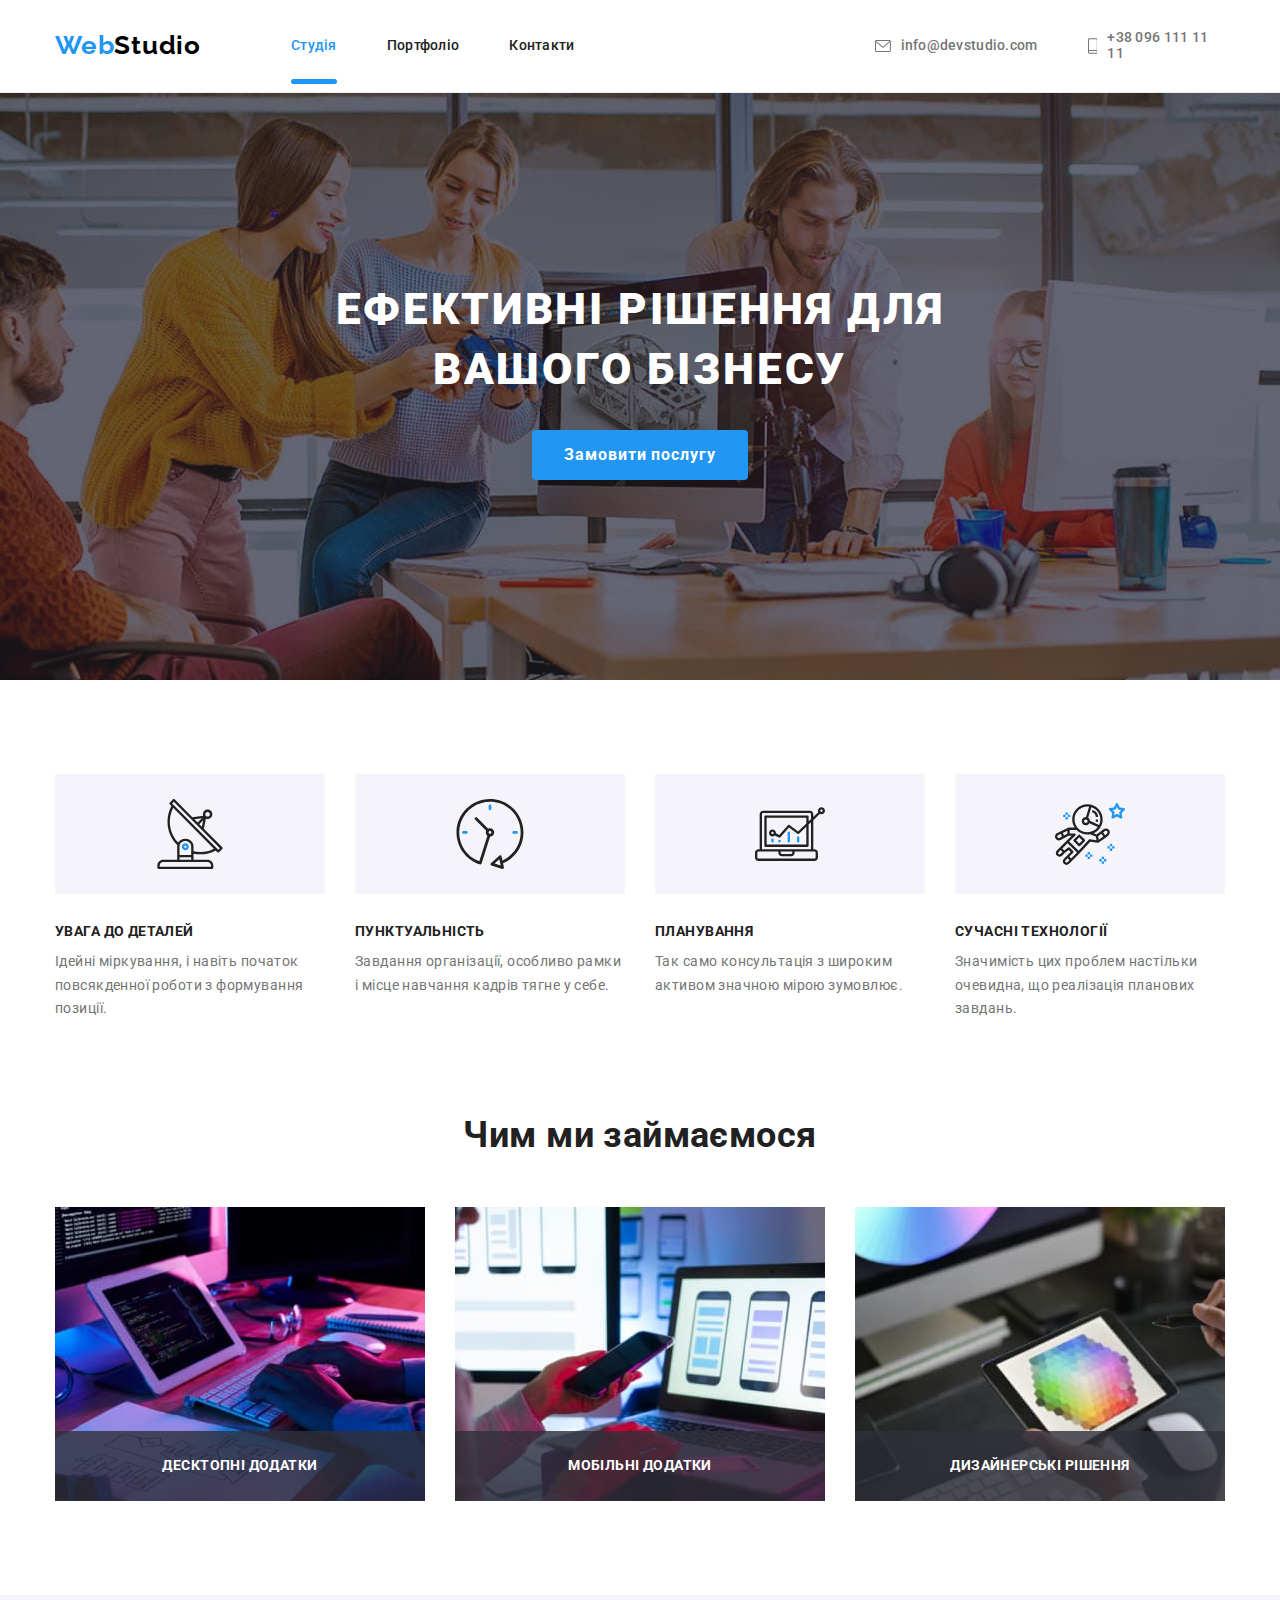
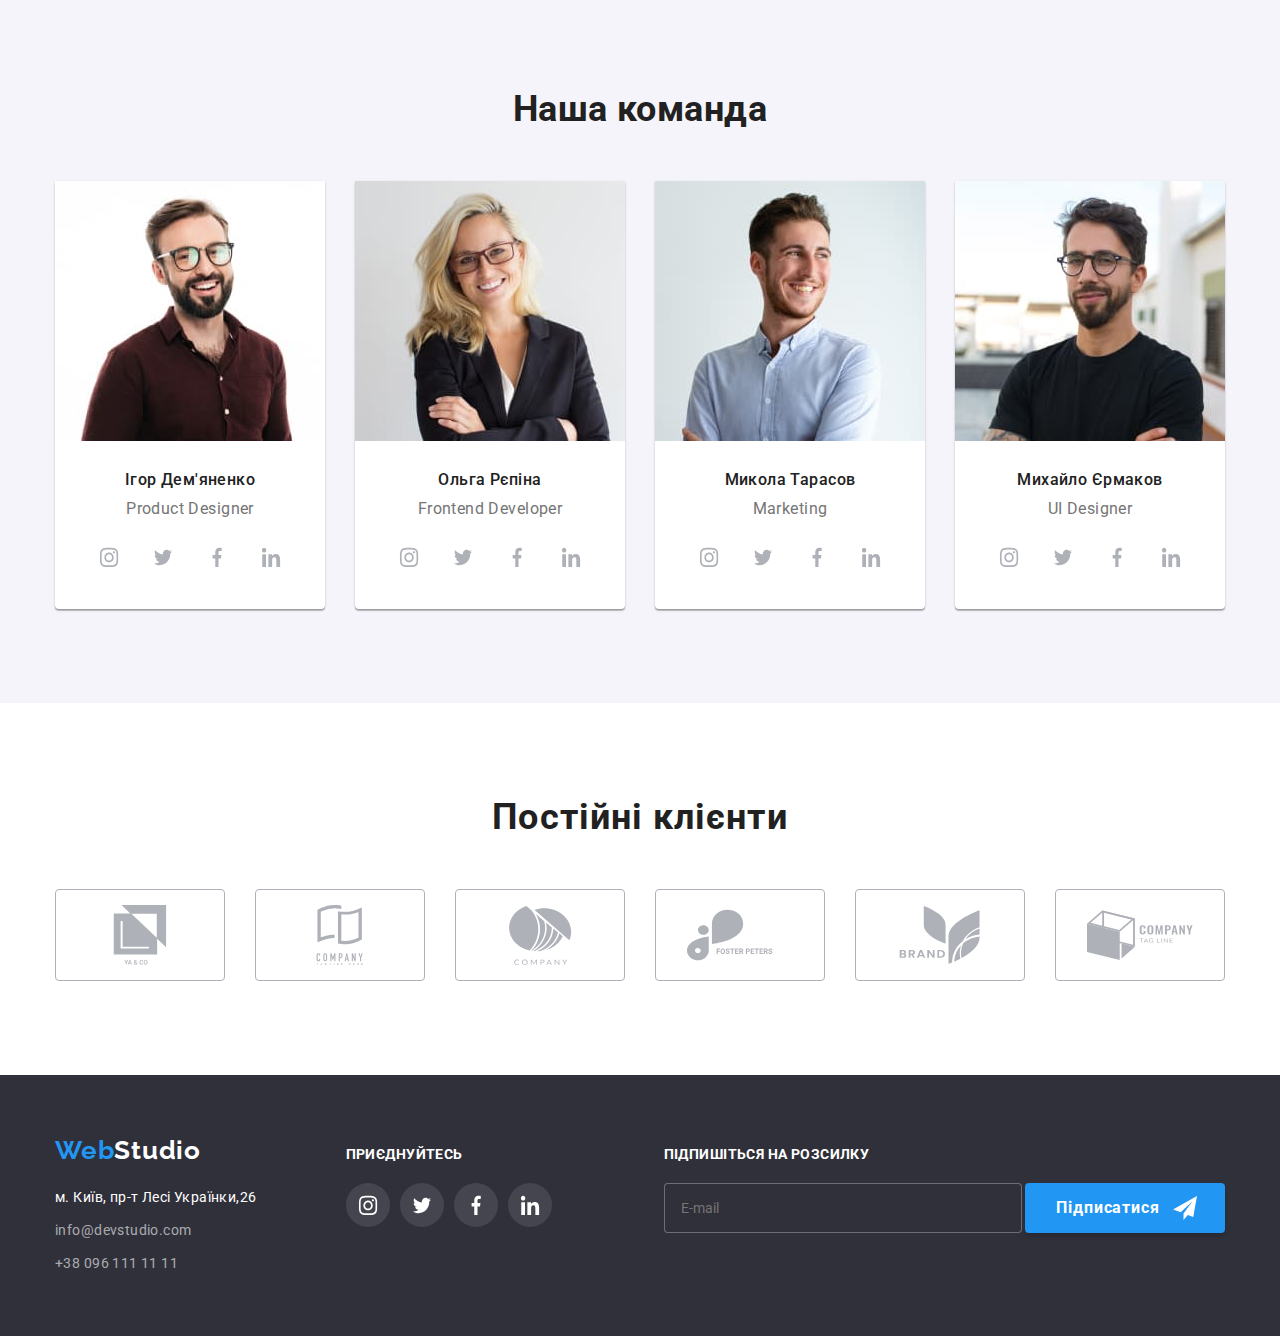
<file: index.html>
<!DOCTYPE html>
<html lang="uk">
<head>
    <meta charset="UTF-8">
    <meta http-equiv="X-UA-Compatible" content="IE=edge">
    <meta name="viewport" content=" width=device-width, initial-scale=1.0" >
    <title>hw-08</title>
    <link rel="preconnect" href="https://fonts.googleapis.com">
    <link rel="preconnect" href="https://fonts.gstatic.com" crossorigin>
    <link href="https://fonts.googleapis.com/css2?family=Raleway:wght@700&family=Roboto:wght@400;500;700;900&display=swap"
        rel="stylesheet">
    <link rel="stylesheet" href="https://cdnjs.cloudflare.com/ajax/libs/modern-normalize/1.1.0/modern-normalize.min.css">
     <link rel="stylesheet" href="./css/main.min.css">
</head>
<body>
    <!-- heder--> 
    <header class="header">
        <div class="header-box conteiner">
            <a href="..." class="logo logo-height link"><span class="logo-blue">Web</span><span class="logo-black">Studio</span></a>
            
            <button type="button" class="menu-toggle js-open-menu" aria-expanded="false" >
                <svg width="40" height="40" aria-label="перемикач мобільного меню">
                    <use class="nav-menu" href="./images/symbol-defs.svg#icon-menu_40px"> </use>
                </svg>
           

            </button>
           
            <div class="menu-container js-menu-container" id="nav" >

                <button type="button" class="menu-close js-close-menu">
                    <svg width="20" height="20">
                        <use class="nav-cross" href="./images/symbol-defs.svg#icon-Vector-1"></use>
                    </svg>
                </button>
               
                <nav>
                    <ul class="nav list">
                        <li class="item"><a href="." class="link current link-header">Студія</a></li>
                        <li class="item"><a href="./portfolio.html" class="link link-header">Портфоліо</a></li>
                        <li class="item"><a href="..." class="link link-header">Контакти</a></li>
                    </ul>
                </nav>
                
                <ul class="contakt list">
                    <li class="contakt-item "><a href="info@devstudio.com" class="heder-contact link-header link contakt-meil"> <svg class="meil-icon"
                                width="16px" height="12px">
                                <use href="./images/symbol-defs.svg#icon-envelope-hover">
                
                                </use>
                            </svg> info@devstudio.com</a></li>
                    <li class="contakt-item"><a href="tel:to+380961111111" class="heder-contact link-header link contakt-tel"> <svg class="tel-icon"
                                width="10px" height="16px">
                                <use href="./images/symbol-defs.svg#icon-Vector">
                
                                </use>
                            </svg> +38 096 111 11 11</a></li>
                       
                </ul>
                
                    <ul class="networks list">
                        <li class="networks__item"> <a href="" aria-label="посилання на Instagram" class="link networks__link">Instagram</a></li>
                        <li class="networks__item"> <a href="" aria-label="посилання на Twitter" class="link networks__link">Twitter</a></li>
                        <li class="networks__item"> <a href="" aria-label="посилання на Facebook" class="link networks__link">Facebook</a></li>
                        <li class="networks__item"> <a href="" aria-label="посилання на LinkedIn" class="link networks__link"></a>LinkedIn</li>
                    </ul>
                
            </div>
            
        </div>  
    </header>
    <!--унікальний контент-->
    <main>
        <!-- hero -->
        <section class="hero section ">
           <div class="conteiner">
             <h1 class="hero__title">Ефективні рішення для вашого бізнесу</h1>
            <button class="hero__button" data-modal-open>Замовити послугу</button>
           </div>
        </section>
        <!-- section -->
                <section class="section">
                    <div class="conteiner">
                        <h2 class="visually-hidden ">Критерії</h2>
                     <ul class="list box">
                        <li class="section-item">
                            <div class="laine-div">
                                <svg class="laine-icon" width="70px" height="70px"> 
                                    <use href="./images/symbol-defs.svg#icon-antenna-1" >

                                    </use>
                                </svg>
                            </div>
                            <h3 class="section-title">УВАГА ДО ДЕТАЛЕЙ</h3>
                            <p class="section-text">Ідейні міркування, і навіть початок повсякденної роботи з формування позиції.
                            </p>
                        </li>
                        <li class="section-item">
                            <div class="laine-div">
                                <svg class="laine-icon" width="70px" height="70px"> 
                                    <use href="./images/symbol-defs.svg#icon-clock-1" >

                                    </use>
                                </svg>
                            </div>
                            <h3 class="section-title">ПУНКТУАЛЬНІСТЬ</h3>
                            <p class="section-text">Завдання організації, особливо рамки і місце навчання кадрів тягне у себе.</p>
                        </li>
                        <li class="section-item">
                            <div class="laine-div">
                                <svg class="laine-icon" width="70px" height="70px"> 
                                    <use href="./images/symbol-defs.svg#icon-diagram-1" >

                                    </use>
                                </svg>
                            </div>
                            <h3 class="section-title">ПЛАНУВАННЯ</h3>
                            <p class="section-text">Так само консультація з широким активом значною мірою зумовлює.</p>
                        </li>
                        <li class="section-item">
                            <div class="laine-div">
                                <svg class="laine-icon" width="70px" height="70px"> 
                                    <use href="./images/symbol-defs.svg#icon-astronaut-1" >

                                    </use>
                                </svg>
                            </div>
                            <h3 class="section-title">СУЧАСНІ ТЕХНОЛОГІЇ</h3>
                            <p class="section-text">Значимість цих проблем настільки очевидна, що реалізація планових завдань.</p>
                        </li>
                    </ul>
                </div>
                </section>
        <!-- work -->
        <section class="section work work-padding">
            <div class="conteiner">
                <h2 class="work__title">Чим ми займаємося</h2>
                <ul class="list work__box">
                    <li class="work__item">
                        <div class="thumb__work">
                            <img srcset="images/box1.jpg 1x, images/desktop_app2x.jpg 2x" src="images/box1.jpg" width="370" alt="праця за комп'ютером">
                            <div class="work__text">
                                <p class="work__desc">Десктопні додатки</p>
                            </div>
                            
                        </div>
                       </li>
                    <li class="work__item">
                        <div class="thumb__work">
                            <img srcset="images/img.jpg 1x, images/mobile_app2x.jpg 2x" src="images/img.jpg" width="370" alt="робота за комп'ютером людина тримає в руках телефон і сидить за комп'ютером">
                            <div class="work__text">
                                <p class="work__desc">
                                    Мобільні додатки
                                </p>
                            </div>
                        </div>
                        </li>
                    <li class="work__item">
                        <div class="thumb__work">
                        <img srcset="images/img(1).jpg 1x, images/design_solutions2x.jpg 2x" src="images/img(1).jpg" width="370" alt="планшет в руках">
                        <div class="work__text">
                        <p class="work__desc">Дизайнерські рішення</p>   
                        </div>
                        </div>
                       </li>
                </ul>
            </div>
        </section>
        <!-- team -->
        <section class="section team">
            <div class="conteiner">
                <h2 class="team-title">Наша команда</h2>
                <ul class="list team-box">
                    <li class="team-items team-shadow">
                       <picture>
                            <source srcset="./images/igor-450.jpg 1x, ./images/igor2x-900.jpg 2x"
                                media="(max-width:767px)" type="image/jpeg" >
                            <source
                             srcset="./images/igor_tablet-354.jpg 1x, ./images/igor_tablet2x-708.jpg 2x"
                             media="(max-width:1199px)" type="image/jpeg">
                            <source srcset="./images/igor_desktop-270.jpg 1x, ./images/igor_desktop2x-540.jpg 2x" 
                            media="(min-width:1200px)"
                                type="image/jpeg" >
                            <img src="images/igor-450.jpg" alt="чоловік у коричневій сорочці">
                            
                        </picture>
                        
                        
                        <div class="team-list">
                            <h3 class="subtitle-team">Ігор Дем'яненко</h3>
                            <p class="subtitle-text">Product Designer</p>

                            <ul class="list team-contakt contakt-box">
                                <li class="team-item"><a href="" aria-label="посилання на instagram" class="link link-icon">
                                        <svg class="icon-team" width="20px" height="20px">
                                            <use href="./images/symbol-defs.svg#icon-instagram-2"></use>
                                        </svg>
                                    </a></li>
                                <li class="team-item"><a href="" aria-label="посилання на twitter" class="link link-icon"><svg class="icon-team"
                                            width="20px" height="20px">
                                            <use href="./images/symbol-defs.svg#icon-twitter-1">
                            
                                            </use>
                                        </svg></a></li>
                                <li class="team-item"><a href="" aria-label="посилання на instagram" class="link link-icon"> <svg class="icon-team"
                                            width="20px" height="20px">
                                            <use href="./images/symbol-defs.svg#icon-facebook-1">
                            
                                            </use>
                                        </svg> </a></li>
                                <li class="team-item"><a href="" aria-label=" посилання на linkedin" class="link link-icon"> <svg class="icon-team"
                                            width="20px" height="20px">
                                            <use href="./images/symbol-defs.svg#icon-linkedin-1">
                            
                                            </use>
                                        </svg> </a></li>
                            </ul>
                        </div>
                      
                            
                            
                            
                            </li>
                            
                            <li class="team-items team-shadow">

                            <picture>
                                <source srcset="./images/olga-450.jpg 1x, ./images/olga2x-900.jpg 2x" media="(max-width:767px)" type="image/jpeg" >
                                <source srcset="./images/olga_tablet-354.jpg 1x, ./images/olga_tablet2x-708.jpg 2x" media="(max-width:1199px)"
                                    type="image/jpeg" >
                                <source srcset="./images/olga_desktop-270.jpg 1x, ./images/olga_desktop2x-540.jpg 2x" media="(min-width:1200px)"
                                    type="image/jpeg" >
                                <img src="images/olga-450.jpg" alt="жінка синьому піджаку">
                            </picture>

                                <div class="team-list">
                                    <h3 class="subtitle-team">Ольга Рєпіна</h3>
                                    <p class="subtitle-text">Frontend Developer</p>
                                    
                                    <ul class="list team-contakt contakt-box">
                                        <li class="team-item"><a href="" aria-label="посилання на instagram" class="link link-icon">
                                                <svg class="icon-team" width="20px" height="20px">
                                                    <use href="./images/symbol-defs.svg#icon-instagram-2"></use>
                                                </svg>
                                            </a></li>
                                        <li class="team-item"><a href="" aria-label="посилання на twitter" class="link link-icon"><svg
                                                    class="icon-team" width="20px" height="20px">
                                                    <use href="./images/symbol-defs.svg#icon-twitter-1">
                                
                                                    </use>
                                                </svg></a></li>
                                        <li class="team-item"><a href="" aria-label="посилання на instagram" class="link link-icon"> <svg
                                                    class="icon-team" width="20px" height="20px">
                                                    <use href="./images/symbol-defs.svg#icon-facebook-1">
                                
                                                    </use>
                                                </svg> </a></li>
                                        <li class="team-item"><a href="" aria-label=" посилання на linkedin" class="link link-icon"> <svg
                                                    class="icon-team" width="20px" height="20px">
                                                    <use href="./images/symbol-defs.svg#icon-linkedin-1">
                                
                                                    </use>
                                                </svg> </a></li>
                                    </ul>
                                </div>
                                
                            </li>
                            <li class="team-items team-shadow">
                            <picture>
                                <source srcset="./images/mykola-450.jpg 1x, ./images/mykola2x-900.jpg 2x" media="(max-width:767px)" type="image/jpeg" >
                                <source srcset="./images/mykola_tablet-354.jpg 1x, ./images/mykola_tablet2x-708.jpg 2x" media="(max-width:1199px)"
                                    type="image/jpeg" >
                                <source srcset="./images/mykola_desktop-270.jpg 1x, ./images/mykola_desktop2x-540.jpg 2x" media="(min-width:1200px)"
                                    type="image/jpeg" >
                                <img src="images/mykola-450.jpg" alt="усміхнений чоловік в білій сорочці">
                            </picture>
                                <div class="team-list">
                                    <h3 class="subtitle-team">Микола Тарасов</h3>
                                    <p class="subtitle-text">Marketing</p>

                                    <ul class="list team-contakt contakt-box">
                                        <li class="team-item"><a href="" aria-label="посилання на instagram" class="link link-icon">
                                                <svg class="icon-team" width="20px" height="20px">
                                                    <use href="./images/symbol-defs.svg#icon-instagram-2"></use>
                                                </svg>
                                            </a></li>
                                        <li class="team-item"><a href="" aria-label="посилання на twitter" class="link link-icon"><svg
                                                    class="icon-team" width="20px" height="20px">
                                                    <use href="./images/symbol-defs.svg#icon-twitter-1">
                                
                                                    </use>
                                                </svg></a></li>
                                        <li class="team-item"><a href="" aria-label="посилання на instagram" class="link link-icon"><svg
                                                    class="icon-team" width="20px" height="20px">
                                                    <use href="./images/symbol-defs.svg#icon-facebook-1">
                                
                                                    </use>
                                                </svg> </a></li>
                                        <li class="team-item"><a href="" aria-label=" посилання на linkedin" class="link link-icon"><svg
                                                    class="icon-team" width="20px" height="20px">
                                                    <use href="./images/symbol-defs.svg#icon-linkedin-1">
                                
                                                    </use>
                                                </svg> </a></li>
                                    </ul>
                                </div>
                                
                            </li>
                            <li class="team-items team-shadow">
                            <picture>
                                <source srcset="./images/myhailo-450.jpg 1x, ./images/myhailo2x-900.jpg 2x" media="(max-width:767px)"
                                    type="image/jpeg" >
                                <source srcset="./images/myhailo_tablet-354.jpg 1x, ./images/myhailo_tablet2x-708.jpg 2x" media="(max-width:1199px)"
                                    type="image/jpeg" >
                                <source srcset="./images/myhailo_desktop-270.jpg 1x, ./images/myhailo_desktop2x-540.jpg 2x" media="(min-width:1200px)"
                                    type="image/jpeg" >
                                <img src="images/myhailo-450.jpg" alt="чоловік в окулярах і в чорній футболці">
                            </picture>
                                <div class="team-list">
                                    <h3 class="subtitle-team">Михайло Єрмаков</h3>
                                    <p class="subtitle-text">UI Designer</p>

                                    <ul class="list team-contakt contakt-box">
                                        <li class="team-item"><a href="" aria-label="посилання на instagram" class="link link-icon">
                                                <svg class="icon-team" width="20px" height="20px">
                                                    <use href="./images/symbol-defs.svg#icon-instagram-2"></use>
                                                </svg>
                                            </a></li>
                                        <li class="team-item"><a href="" aria-label="посилання на twitter" class="link link-icon"><svg
                                                    class="icon-team" width="20px" height="20px">
                                                    <use href="./images/symbol-defs.svg#icon-twitter-1">
                                
                                                    </use>
                                                </svg></a></li>
                                        <li class="team-item"><a href="" aria-label="посилання на instagram" class="link link-icon"> <svg
                                                    class="icon-team" width="20px" height="20px">
                                                    <use href="./images/symbol-defs.svg#icon-facebook-1">
                                
                                                    </use>
                                                </svg> </a></li>
                                        <li class="team-item"><a href="" aria-label=" посилання на linkedin" class="link link-icon"> <svg
                                                    class="icon-team" width="20px" height="20px">
                                                    <use href="./images/symbol-defs.svg#icon-linkedin-1">
                                
                                                    </use>
                                                </svg> </a></li>
                                    </ul>
                                </div>
                                
                            </li>
                            </ul>
                        
                           
            </div>
        </section>
        <!-- regular customers -->
        <section class=" section">
            <div class="conteiner">
                <h2 class="customers-title">
                    Постійні клієнти
                </h2>
                <ul class="list customers">
                    <li class="customers-items"><a href="" class="customers-link"><svg class="icon-customers" width="106" height="60px">
                                <use href="./images/symbol-defs.svg#icon-group">
                
                                </use>
                            </svg></a></li>
                    <li class="customers-items"><a href="" class="customers-link"><svg class="icon-customers" width="106" height="60px">
                                <use href="./images/symbol-defs.svg#icon-group-1">
                
                                </use>
                            </svg></a></li>
                    <li class="customers-items"><a href="" class="customers-link"><svg class="icon-customers" width="106" height="60px">
                                <use href="./images/symbol-defs.svg#icon-group-2">
                
                                </use>
                            </svg></a></li>
                    <li class="customers-items"><a href="" class="customers-link"><svg class="icon-customers" width="106" height="60px">
                                <use href="./images/symbol-defs.svg#icon-group-3">
                
                                </use>
                            </svg></a></li>
                    <li class="customers-items"><a href="" class="customers-link"><svg class="icon-customers" width="106" height="60px">
                                <use href="./images/symbol-defs.svg#icon-group-4">
                
                                </use>
                            </svg></a></li>
                    <li class="customers-items"><a href="" class="customers-link"><svg class="icon-customers" width="106" height="60px">
                                <use href="./images/symbol-defs.svg#icon-group-5">
                    
                                </use>
                            </svg></a></li>
                
                </ul>
            </div>
           
        </section>
    </main>
    <!--футер -->
  
    <footer class="footer footer-box">
        <div class="conteiner conteiner-box">
            <div class="adress-box">
                <a href="..." class="logo logo-footer link"><span class="logo-blue">Web</span><span
                    class="logo-white">Studio</span></a>
            <address class="address footer">
                <ul class="footer-list list">
                    <li class="footer-items"><a href="м.Київ,пр-тЛесіУкраїнки,26" class="footer link address-link">м. Київ, пр-т Лесі
                            Українки,26</a></li>
                    <li class="footer-items"><a href="info@devstudio.com" class="contact-footer link">info@devstudio.com</a>
                    </li>
                    <li class="tel"><a href="tel:to+380961111111" class="contact-footer link">+38 096 111 11 11</a></li>
                </ul>
            </address>
            </div>
                    
                    
                <div class="list-box">
                    <h3 class="title-icon">приєднуйтесь</h3>
                
                
                
                    <ul class="list list-icons">
                        <li class="item-icon"><a href="" aria-label="посилання на instagram" class="link twitter-link"><svg class="twitter" width="20px"
                                    height="20px">
                                    <use href="./images/symbol-defs.svg#icon-instagram-2">
                
                                    </use>
                                </svg></a></li>
                        <li class="item-icon"><a href="" aria-label="посилання на instagram" class="link twitter-link"><svg class="twitter" width="20px"
                                    height="20px">
                                    <use href="./images/symbol-defs.svg#icon-twitter-1">
                
                                    </use>
                                </svg></a></li>
                        <li class="item-icon"><a href="" aria-label="посилання на fecebook" class="link twitter-link"><svg class="twitter" width="20px"
                                    height="20px">
                                    <use href="./images/symbol-defs.svg#icon-facebook-1">
                
                                    </use>
                                </svg></a></li>
                        <li class="item-icon"><a href="" aria-label="посилання на fecebook" class="link twitter-link"><svg class="twitter" width="20px"
                                    height="20px">
                                    <use href="./images/symbol-defs.svg#icon-linkedin-1">
                
                                    </use>
                                </svg></a></li>
                    </ul>
                    
                </div>
                
            <!-- subscription -->
                
                <div class="subscription">
                <b class="subscription-text">Підпишіться на розсилку</b>
                <form>
                        <input type="email" name="підписка" placeholder="E-mail" class="subscription-emeil">
                    <button type="submit" class="button-subscription">Підписатися
                    <svg class="icon-subscription">
                        <use href="./images/symbol-defs.svg#icon-icon-send">
                        </use>
                    </svg>
                    </button>
                </form>
                    
                   
                    
                </div>
                    
                
            </div>
           
            
        
        
            
    </footer>
    <div class="backdrop is-hidden" data-modal>
        <div class="modal">
            
            <b class="modal-text">Залиште свої дані, ми вам передзвонимо</b>

            <form>

                <label for="name" class="form-label">Ім'я</label>
                <div class="form-box">
                    <input type="text" name="name" id="name" class="form-input">
                    <svg class="name-icon">
                        <use href="./images/symbol-defs.svg#icon-person-black-18dp-1"></use>
                    </svg>
                    
                </div>

                <label for="tel" class="form-label">Телефон</label>
                <div class="form-box">
                    <input type="text" name="tel" id="tel" class="form-input"> 
                    <svg class="telephone-icon">
                        <use href="./images/symbol-defs.svg#icon-phone-black-18dp-1"></use>
                    </svg>
                </div>
                
                <label for="mail" class="form-label">Пошта</label>
                <div class="form-box">
                    <input type="text" name="mail" id="mail"  class="form-input">
                    <svg class="mail-icon">
                        <use href="./images/symbol-defs.svg#icon-email-black-18dp-1"></use>
                    </svg>
                </div>

                <div class="form-box">
                    <label for="comment" class="form-label">Коментар</label>
                   <textarea name="comment" id="comment"  class="comment-form" placeholder="Введіть текст"></textarea>
                    

                </div>

                

                <div class="form-checkbox">
                    <label  class="label-checkbox">
                    <input type="checkbox" value="Conditions of the contract" class="checkbox-form" > 
                    <span class="checkbox-icon"></span>
                    Погоджуюся з розсилкою та приймаю<a href="" class="link-checkbox"> Умови договору
                     </a></label>
                    <button type="submit" class="submit-modal"> Відправити </button>
                </div>

                



            </form>


            <button class=close-button data-modal-close>
            
                <svg class="icon-close">
                    <use href="./images/symbol-defs.svg#icon-Vector-1">

                    </use>
                </svg>
            
            </button>

        </div>
    </div>







<script src="./js/menu.js"></script>
<script src="./js/modal.js"></script>


</body>
</html>
</file>
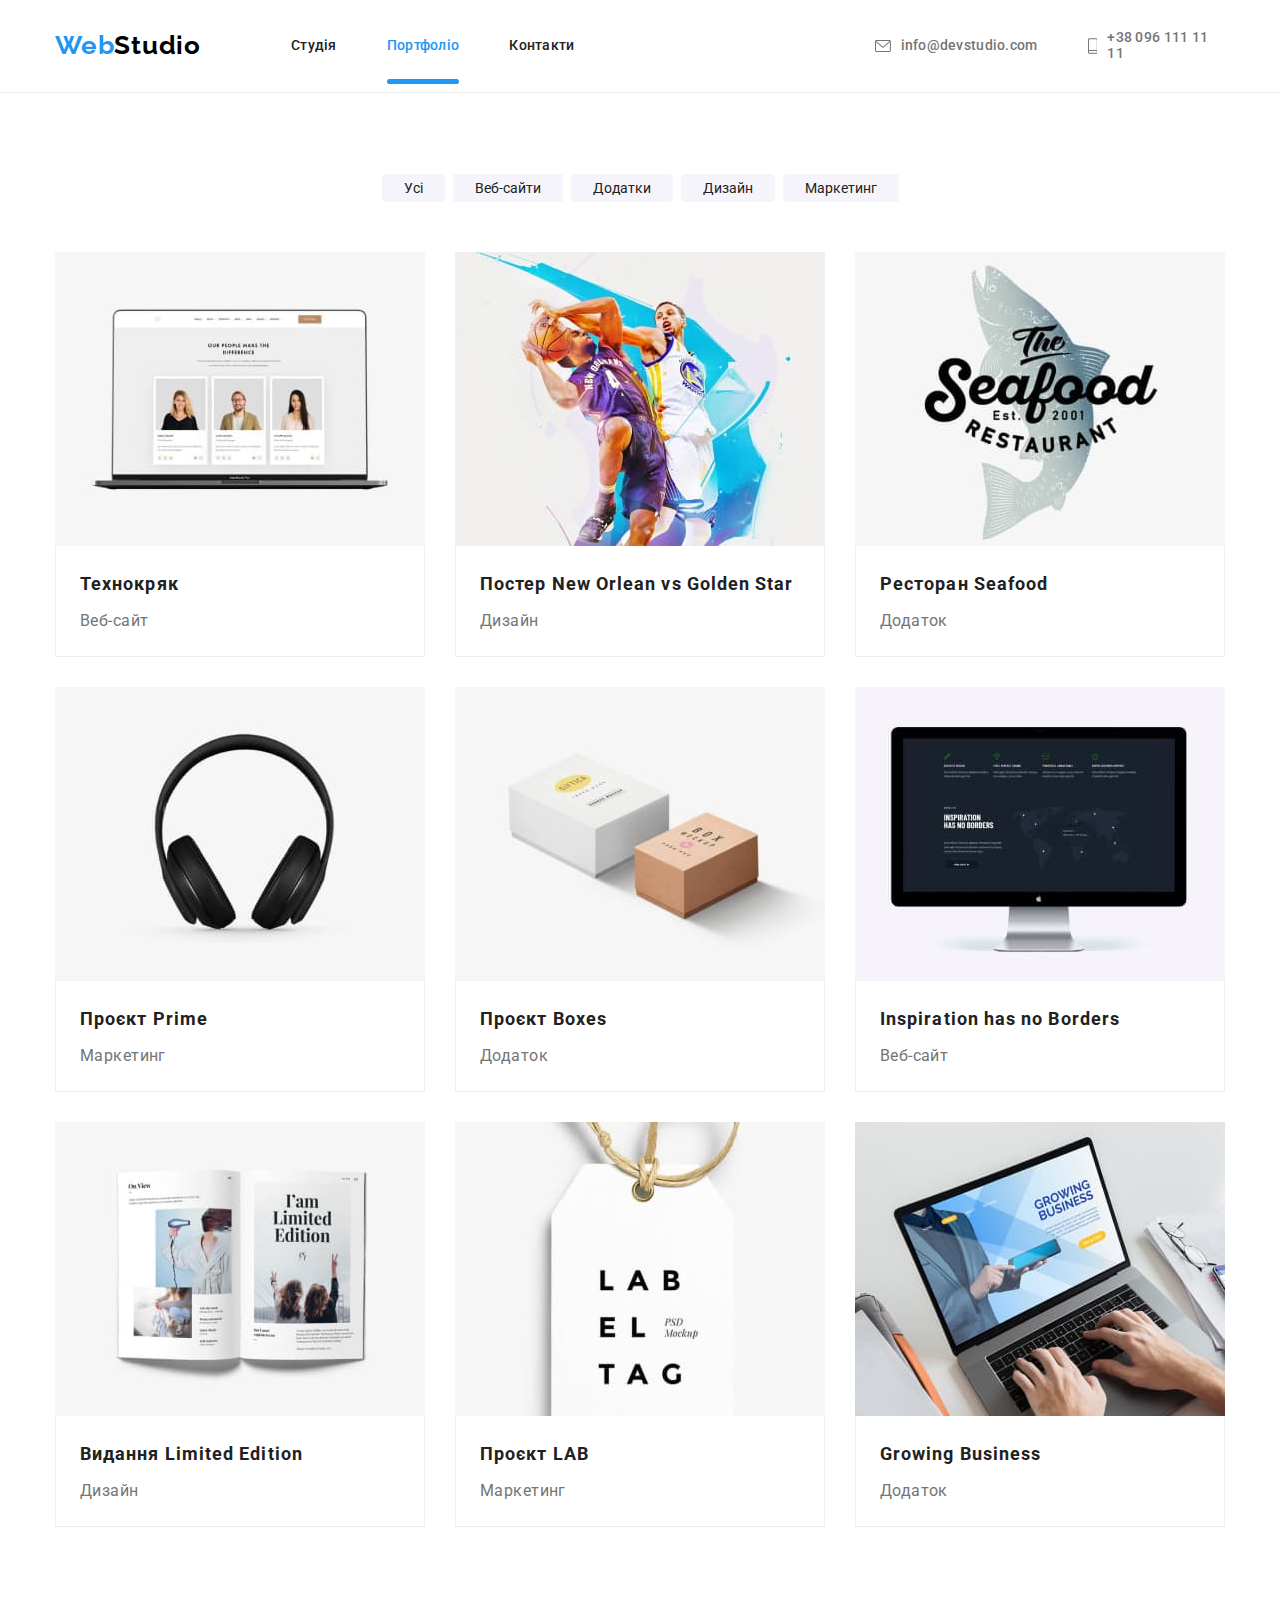
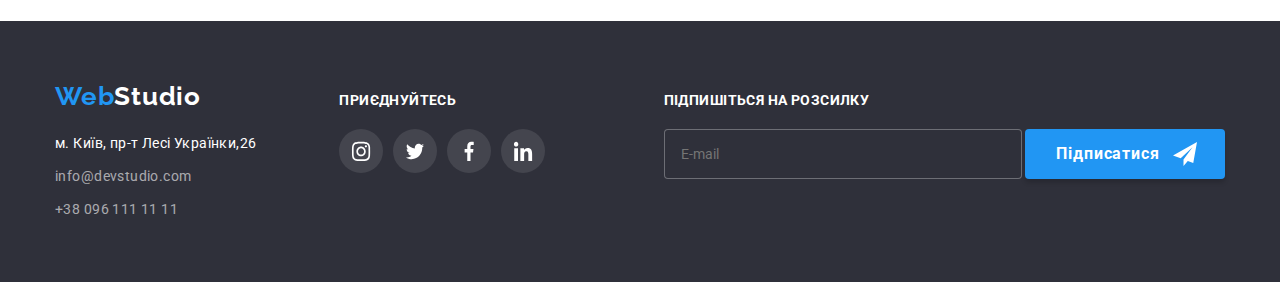
<file: portfolio.html>
<!DOCTYPE html>
<html lang="uk">

<head>
    <meta charset="UTF-8">
    <meta http-equiv="X-UA-Compatible" content="IE=edge">
    <meta name="viewport" content="width=device-width, initial-scale=1.0"/>
    <title> hw-08 </title>
    <link rel="preconnect" href="https://fonts.googleapis.com">
    <link rel="preconnect" href="https://fonts.gstatic.com" crossorigin>
    <link href="https://fonts.googleapis.com/css2?family=Raleway:wght@700&family=Roboto:wght@400;500;700;900&display=swap"
        rel="stylesheet">
    <link rel="stylesheet" href="https://cdnjs.cloudflare.com/ajax/libs/modern-normalize/1.1.0/modern-normalize.min.css">
    <link rel="stylesheet" href="./css/main.min.css">
</head>

<body>
    <!-- шапка-->
        <header class="header">
           <div class="header-box conteiner">
            <a href="..." class="logo logo-height link"><span class="logo-blue">Web</span><span class="logo-black">Studio</span></a>
            <nav>
                <ul class="nav list">
                    <li class="item"><a href="./index.html" class="link link-header">Студія</a></li>
                    <li class="item"><a href="./portfolio.html" class="link current link-header">Портфоліо</a></li>
                    <li class="item"><a href="..." class="link link-header">Контакти</a></li>
                </ul>
            </nav>
        <ul class="contakt list">
            <li class="contakt-item"><a href="info@devstudio.com" class="heder-contact link-header link"> <svg class="meil-icon"
                        width="16px" height="12px">
                        <use href="./images/symbol-defs.svg#icon-envelope-hover">
            
                        </use>
                    </svg> info@devstudio.com</a></li>
            <li class="contakt-item"><a href="tel:to+380961111111" class="heder-contact link-header link"> <svg class="tel-icon"
                        width="10px" height="16px">
                        <use href="./images/symbol-defs.svg#icon-Vector">
            
                        </use>
                    </svg> +38 096 111 11 11</a></li>
        </ul>
           </div>
        </header>
    <!--унікальний контент-->
    <main>
       <section class="section">
        <h1 class="visually-hidden ">
            фільтер
        </h1>
       <div class="conteiner">
        <ul class="list button-box">
            <li class="button-item"><button class="button-secondary">Усі</button></li>
            <li class="button-item"><button class="button-secondary">Веб-сайти</button></li>
            <li class="button-item"><button class="button-secondary">Додатки</button></li>
            <li class="button-item"><button class="button-secondary">Дизайн</button></li>
            <li class="button-item"><button class="button-secondary">Маркетинг</button></li>
        </ul>
       </div>
        <div class="conteiner">
            <h2 class="visually-hidden ">галарея робіт</h2>
            <ul class="list gallery">
                <li class="gallery-item">
                    <a href="" class="gallery-link">
                        <div class="thumb"><img src="./images/a.jpg" width="370" alt="ноутбук з відображенням інтернет сторінки">
                            <div class="thumb-overlay"><p class="text-overlay">Ресурс пропонує комплексні пропозиції з різним рівнем функціоналу та сервісів. Все це дозволить
                                відвідувачу отримати
                                вичерпні відомості про компанію чи приватну особу.</p>
                            </div>
                        </div>
                        
                        
                        <div class="gallery-box">
                            <h3 class="title">Технокряк</h3>
                            <p class="gallery-text">Веб-сайт</p>
                           
                        </div>
                
                    </a>
                   
                </li>
                <li class="gallery-item">
                    <a href="" class="gallery-link">
                        <div class="thumb">
                            <img src="./images/img-b.jpg" width="370" alt="два баскетболіста в боротьбі за м'яч">
                        
                            <div class="thumb-overlay">
                                <p class="text-overlay">Ресурс пропонує комплексні пропозиції з різним рівнем функціоналу та сервісів. Все це
                                    дозволить
                                    відвідувачу отримати
                                    вичерпні відомості про компанію чи приватну особу.</p>
                            </div>
                        </div>
                    <div class="gallery-box">
                        <h3 class="title">Постер New Orlean vs Golden Star</h3>
                        <p class="gallery-text">Дизайн</p>
                    </div>
                    </a>
            
                </li>
            
                <li class="gallery-item">
                    <a href="" class="gallery-link">
                        <div class="thumb">
                            <img src="./images/img-c.jpg" width="370" alt="зображення з рибою ">
                            <div class="thumb-overlay">
                                <p class="text-overlay">Ресурс пропонує комплексні пропозиції з різним рівнем функціоналу та сервісів. Все це
                                    дозволить
                                    відвідувачу отримати
                                    вичерпні відомості про компанію чи приватну особу.</p>
                            </div>
                        </div>
                        
                    <div class="gallery-box">
                        <h3 class="title">Ресторан Seafood</h3>
                        <p class="gallery-text">Додаток</p>
                    </div>
                    </a>
            
                </li>
                <li class="gallery-item"> 
                    <a href="" class="gallery-link">
                        <div class="thumb">
                            <img src="./images/img-d.jpg" width="370" alt="слухавки">
                        <div class="thumb-overlay">
                        <p class="text-overlay">Ресурс пропонує комплексні пропозиції з різним рівнем функціоналу та сервісів. Все це
                            дозволить
                            відвідувачу отримати
                            вичерпні відомості про компанію чи приватну особу.</p>
                        </div>
                        </div>
                       
                    <div class="gallery-box">
                        <h3 class="title">Проєкт Prime</h3>
                        <p class="gallery-text">Маркетинг</p>
                    </div>
                    </a>
            
                </li>
                <li class="gallery-item">
                    <a href="" class="gallery-link">
                        <div class="thumb"><img src="./images/img-f.jpg" width="370" alt="дві коробки">
                        <div class="thumb-overlay">
                        <p class="text-overlay">Ресурс пропонує комплексні пропозиції з різним рівнем функціоналу та сервісів. Все це
                            дозволить
                            відвідувачу отримати
                            вичерпні відомості про компанію чи приватну особу.</p>
                        </div>
                        </div>
                        
                    <div class="gallery-box">
                        <h3 class="title">Проєкт Boxes</h3>
                        <p class="gallery-text">Додаток</p>
                    </div>
                    </a>
            
                </li>
                <li class="gallery-item">
                    <a href="" class="gallery-link">
                    <div class="thumb">
                    <img src="./images/img-i.jpg" width="370" alt="монітор">
                    <div class="thumb-overlay">
                    <p class="text-overlay">Ресурс пропонує комплексні пропозиції з різним рівнем функціоналу та сервісів. Все це
                        дозволить
                        відвідувачу отримати
                        вичерпні відомості про компанію чи приватну особу.</p>
                    </div>
                    </div>

                    <div class="gallery-box">
                        <h3 class="title">Inspiration has no Borders</h3>
                        <p class="gallery-text">Веб-сайт</p>
                    </div>
                    </a>
            
                </li>
                <li class="gallery-item">
                    <a href="" class="gallery-link">
                        <div class="thumb">
                            <img src="./images/img-g.jpg" width="370" alt="розгорнута книга з контекстом">
                        <div class="thumb-overlay">
                        <p class="text-overlay">Ресурс пропонує комплексні пропозиції з різним рівнем функціоналу та сервісів. Все це
                            дозволить
                            відвідувачу отримати
                            вичерпні відомості про компанію чи приватну особу.</p>
                        </div>
                        </div>
                        
                    <div class="gallery-box">
                        <h3 class="title">Видання Limited Edition</h3>
                        <p class="gallery-text">Дизайн</p>
                    </div>
                    </a>
            
                </li>
                <li class="gallery-item">
                    <a href="" class="gallery-link">
                        <div class="thumb">
                        <img src="./images/img-j.jpg" width="370" alt="бірка з написом">
                        <div class="thumb-overlay">
                        <p class="text-overlay">Ресурс пропонує комплексні пропозиції з різним рівнем функціоналу та сервісів. Все це
                            дозволить
                            відвідувачу отримати
                            вичерпні відомості про компанію чи приватну особу.</p>
                        </div>
                        </div>
                        
                    <div class="gallery-box">
                        <h3 class="title">Проєкт LAB</h3>
                        <p class="gallery-text">Маркетинг</p>
                    </div>
                    </a>
            
                </li>
                <li class="gallery-item">
                    <a href="" class="gallery-link">
                        <div class="thumb">
                        <img src="./images/img-k.jpg" width="370" alt="ноутбук з розміщеними на клавіатурі руками">
                        <div class="thumb-overlay">
                        <p class="text-overlay">Ресурс пропонує комплексні пропозиції з різним рівнем функціоналу та сервісів. Все це
                            дозволить
                            відвідувачу отримати
                            вичерпні відомості про компанію чи приватну особу.</p>
                        </div>
                        </div>
                        
                    <div class="gallery-box">
                        <h3 class="title">Growing Business</h3>
                        <p class="gallery-text">Додаток</p>
                    </div>
                    </a>
            
                </li>
            </ul>
        </div>
       
       </section>
    </main>
    <!--футер -->
    <footer class="footer footer-box">
        <div class="conteiner conteiner-box">
            <div class="adress-box">
                <a href="..." class="logo logo-footer link"><span class="logo-blue">Web</span><span
                        class="logo-white">Studio</span></a>
                <address class="address footer">
                    <ul class="footer-list list">
                        <li class="footer-items"><a href="м.Київ,пр-тЛесіУкраїнки,26" class="footer link address-link">м.
                                Київ, пр-т Лесі
                                Українки,26</a></li>
                        <li class="footer-items"><a href="info@devstudio.com"
                                class="contact-footer link">info@devstudio.com</a>
                        </li>
                        <li class="tel"><a href="tel:to+380961111111" class="contact-footer link">+38 096 111 11 11</a></li>
                    </ul>
                </address>
            </div>
    
    
            <div class="list-box">
                <h3 class="title-icon">приєднуйтесь</h3>
    
    
    
                <ul class="list list-icons">
                    <li class="item-icon"><a href="" aria-label="посилання на instagram" class="link twitter-link"><svg
                                class="twitter" width="20px" height="20px">
                                <use href="./images/symbol-defs.svg#icon-instagram-2">
    
                                </use>
                            </svg></a></li>
                    <li class="item-icon"><a href="" aria-label="посилання на instagram" class="link twitter-link"><svg
                                class="twitter" width="20px" height="20px">
                                <use href="./images/symbol-defs.svg#icon-twitter-1">
    
                                </use>
                            </svg></a></li>
                    <li class="item-icon"><a href="" aria-label="посилання на fecebook" class="link twitter-link"><svg
                                class="twitter" width="20px" height="20px">
                                <use href="./images/symbol-defs.svg#icon-facebook-1">
    
                                </use>
                            </svg></a></li>
                    <li class="item-icon"><a href="" aria-label="посилання на fecebook" class="link twitter-link"><svg
                                class="twitter" width="20px" height="20px">
                                <use href="./images/symbol-defs.svg#icon-linkedin-1">
    
                                </use>
                            </svg></a></li>
                </ul>
    
            </div>
            <div>
    
            </div>
            <!-- subscription -->
    
            <div class="subscription">
                <b class="subscription-text">Підпишіться на розсилку</b>
                <form>
                    <input type="email" name="підписка" placeholder="E-mail" class="subscription-emeil">
                    <button type="submit" class="button-subscription">Підписатися
                        <svg class="icon-subscription">
                            <use href="./images/symbol-defs.svg#icon-icon-send">
                            </use>
                        </svg>
                    </button>
                </form>
    
    
    
            </div>
    
    
        </div>
    
    
    
    
    
    </footer>
    </body>
    
    </html>
</file>
<file: css/main.min.css>
:root{--pramary-text-color: #212121;--secondary-text-color: #757575;--accent-text-color: #2196F3;--white-text-color: #FFFFFF;--web-info-color: rgba(255, 255, 255, 0.6);--logo-text-color: #000000;--hero-background-color: #2F303A;--button-background: #F5F4FA;--icon-fill-color: #AFB1B8;--border-gallery-color: #EEEEEE;--icon-background-color: rgba(255, 255, 255, 10%);--form-backgraund-buttom: #188CE8;--font-familiy-pramary: Roboto, sans-serif;--font-familiy-secondaruy: Raleway, sans-serif}.list{list-style:none}.link{text-decoration:none}h1,h2,h3,p,ul{margin-bottom:0;margin-top:0;padding-left:0px;padding-top:0px;padding-right:0px;padding-bottom:0px}img{display:block;max-width:100%;height:auto}body{font-size:14px;letter-spacing:.03em;font-family:var(--font-familiy-pramary);background:var(--white-text-color);color:var(--pramary-text-color)}@media screen and (min-width: 1200px){body{padding-top:80px}}.visually-hidden{position:absolute;white-space:nowrap;width:1px;height:1px;overflow:hidden;border:0;padding:0;clip:rect(0 0 0 0);clip-path:inset(50%);margin:-1px}.conteiner{width:1200px;padding-left:15px;padding-right:15px;margin:0 auto}@media screen and (min-width: 0px)and (max-width: 767px){.conteiner{width:480px}}@media screen and (min-width: 768px){.conteiner{width:768px}}@media screen and (min-width: 1200px){.conteiner{width:1200px}}@media screen and (max-width: 480px){.logo-height{padding-top:16px;padding-bottom:16px}}@media screen and (min-width: 768px){.logo-height{padding-top:26px;padding-bottom:26px}}@media screen and (min-width: 1200px){.logo-height{padding-top:24px;padding-bottom:25px}}.logo{font-family:var(--font-familiy-secondaruy);font-weight:700;font-size:26px;line-height:1.19;letter-spacing:.03em}@media screen and (max-width: 767px){.logo{font-weight:700;font-size:24px;line-height:1.16;letter-spacing:.03em;margin-right:275px}}@media screen and (min-width: 768px)and (max-width: 1199px){.logo{margin-right:85px;color:var(--pramary-text-color);font-size:24px;font-weight:700;line-height:1.16;letter-spacing:.03em}}@media screen and (min-width: 1200px){.logo{margin-right:90px}}.logo-blue{color:var(--accent-text-color)}.logo-black{color:var(--logo-text-color)}.logo-white{display:inline-block;color:var(--white-text-color)}.menu-close{transition:fill 250ms cubic-bezier(0.4, 0, 0.2, 1);position:absolute;top:0;right:0;margin-top:10px;margin-right:15px;padding:0px;border:none;display:inline-block;background-color:rgba(0,0,0,0)}.menu-close:hover,.menu-close:focus{fill:var(--accent-text-color)}@media screen and (min-width: 768px){.menu-close{display:none}}.menu-toggle{margin:0px;padding:0px;border:none;display:inline-flex;background-color:rgba(0,0,0,0)}.menu-toggle:hover,.menu-toggle:focus{fill:var(--accent-text-color)}@media screen and (min-width: 768px){.menu-toggle{display:none}}@media screen and (max-width: 767px){.menu-container{padding:48px 40px;position:fixed;transition:transform 250ms cubic-bezier(0.4, 0, 0.2, 1);top:0;left:0;width:100%;height:100%;background:#fff;transform:translateX(100%)}}@media screen and (min-width: 768px){.menu-container{display:flex;align-items:center}}@media screen and (max-width: 767px){.menu-container.is-open{transform:translateX(0%)}}.nav{display:flex;align-items:center;margin-right:300px;font-weight:500;font-size:14px;line-height:1.14;letter-spacing:.02em}@media screen and (max-width: 767px){.nav{display:block;font-weight:500;font-size:40px;line-height:1.17;letter-spacing:.02em;margin-right:0;margin-bottom:305px}}@media screen and (min-width: 768px)and (max-width: 1199px){.nav{margin-right:90px}}.nav .item:not(:last-child){margin-right:50px}.nav .link.current{color:var(--accent-text-color)}@media screen and (min-width: 768px){.current{position:relative}.current::after{content:"";display:block;width:100%;height:5px;background-color:var(--accent-text-color);position:absolute;left:0;bottom:0;border-radius:4px}}.link{color:var(--pramary-text-color)}.link:hover,.link:focus{color:var(--accent-text-color)}.link-header{transition-property:color;transition-duration:250ms;transition-timing-function:cubic-bezier(0.4, 0, 0.2, 1);display:flex;align-items:center;padding-top:30px;padding-bottom:30px}@media screen and (max-width: 767px){.link-header{display:block;padding-top:0;padding-bottom:30px}}.header{border-bottom:1px solid #ececec;position:fixed;z-index:1;width:100%;min-height:80px;top:0;left:0;background:var(--white-text-color)}@media screen and (max-width: 767px){.header{border-bottom:1px solid #ececec;position:fixed;z-index:1;width:100%;min-height:60px;top:0;left:0;background:var(--white-text-color)}}.header-box{align-items:center;display:flex}@media screen and (max-width: 767px){.header-box{padding-bottom:15px;padding-top:15px}}.contakt{width:100%;position:relative;margin-left:auto;display:flex;justify-content:center;align-items:center}@media screen and (max-width: 1199px){.contakt{display:block}}@media screen and (max-width: 767px){.contakt .contakt-meil{position:absolute;top:0;left:0;font-weight:500;font-size:24px;line-height:1.16;letter-spacing:.02em}}@media screen and (min-width: 767px)and (max-width: 1199px){.contakt .contakt-meil{padding-top:21px;padding-bottom:10px;margin-right:15px}}@media screen and (max-width: 767px){.contakt .contakt-tel{color:var(--accent-text-color);font-weight:500;font-size:34px;line-height:1.17;letter-spacing:.02em;position:absolute;bottom:0px;left:0px}}@media screen and (min-width: 767px)and (max-width: 1199px){.contakt .contakt-tel{padding-top:0;padding-bottom:20px}}.contakt-item:not(:last-child){margin-right:50px}@media screen and (max-width: 767px){.networks{display:flex;margin-top:450px;font-weight:500;font-size:18px;line-height:1.22;letter-spacing:.02em}}@media screen and (min-width: 768px){.networks{display:none}}.networks__link{color:var(--accent-text-color)}.networks__item{padding-right:10px;padding-left:10px;border-right:1px solid rgba(33,33,33,.2);color:var(--accent-text-color)}.networks__item:last-child{padding-right:0px;border:none}.networks__item:first-child{padding-left:0px}.heder-contact{font-weight:500;font-size:14px;line-height:1.14;letter-spacing:.02em;color:var(--secondary-text-color)}.heder-contact:not(:last-child){margin-right:50px}.heder-contact:hover,.heder-contact:focus{color:var(--accent-text-color)}.meil-icon{display:inline-block;margin-right:10px;fill:currentColor}@media screen and (max-width: 767px){.meil-icon{display:none}}.tel-icon{margin-right:10px;fill:currentColor}@media screen and (max-width: 767px){.tel-icon{display:none}}.section{padding-top:94px;padding-bottom:94px}@media screen and (min-width: 0px)and (max-width: 479px){.section{width:480px}}@media screen and (max-width: 1199px){.section{padding-top:60px;padding-bottom:60px}}.section-item{width:270px}@media screen and (max-width: 767px){.section-item{width:250px;margin-bottom:30px;width:450px}.section-item:not(:last-child){margin:0px}}@media screen and (min-width: 768px)and (max-width: 1199px){.section-item{width:354px;width:calc((100% - 60px)/2);margin:15px}}.box{display:flex;justify-content:space-between}@media screen and (max-width: 767px){.box{display:block;margin:0px}}@media screen and (min-width: 768px)and (max-width: 1199px){.box{margin:-15px;flex-wrap:wrap}}.section-title{margin-bottom:10px;font-weight:700;font-size:14px;line-height:1.14;text-transform:uppercase}.section-text{font-size:14px;line-height:1.71;color:var(--secondary-text-color)}@media screen and (max-width: 767px){.section-text{margin-bottom:30px}}.laine-icon{fill:var(--pramary-text-color)}.hero{padding-top:200px;padding-bottom:200px;text-align:center;background:var(--hero-background-color);background-image:linear-gradient(to right, rgba(47, 48, 58, 0.4), rgba(47, 48, 58, 0.4)),url(../images/hero.jpg);background-repeat:no-repeat;margin-left:auto;margin-right:auto;background-position:center;max-width:1600px}@media screen and (min-divice-ratio: 2),screen and (min-resolution: 192dpi),screen and (min-resolution: 2dppx){.hero{background-image:linear-gradient(to right, rgba(47, 48, 58, 0.4), rgba(47, 48, 58, 0.4)),url(../images/desktopx2.jpg);background-size:cover}}@media(min-width: 0px)and (max-width: 767px){.hero{padding-top:200px;padding-bottom:200px;text-align:center;background:var(--hero-background-color);background-image:linear-gradient(to right, rgba(47, 48, 58, 0.4), rgba(47, 48, 58, 0.4)),url(../images/mobile.jpg);background-repeat:no-repeat;margin-left:auto;margin-right:auto;background-position:center;background-size:cover}}@media screen and (min-width: 0px)and (max-width: 767px)and (min-divice-ratio: 2),screen and (min-width: 0px)and (max-width: 767px)and (min-resolution: 192dpi),screen and (min-width: 0px)and (max-width: 767px)and (min-resolution: 2dppx){.hero{background-image:linear-gradient(to right, rgba(47, 48, 58, 0.4), rgba(47, 48, 58, 0.4)),url(../images/mobile2x.jpg)}}@media(min-width: 768px)and (max-width: 1199px){.hero{padding-top:200px;padding-bottom:200px;text-align:center;background:var(--hero-background-color);background-image:linear-gradient(to right, rgba(47, 48, 58, 0.4), rgba(47, 48, 58, 0.4)),url(../images/tablet.jpg);background-repeat:no-repeat;margin-left:auto;margin-right:auto;background-position:center;background-size:cover}}@media screen and (min-width: 768px)and (max-width: 1199px)and (min-divice-ratio: 2),screen and (min-width: 768px)and (max-width: 1199px)and (min-resolution: 192dpi),screen and (min-width: 768px)and (max-width: 1199px)and (min-resolution: 2dppx){.hero{background-image:linear-gradient(to right, rgba(47, 48, 58, 0.4), rgba(47, 48, 58, 0.4)),url(../images/tablet2x.jpg)}}.hero__title{margin-bottom:30px;max-width:696px;margin-left:auto;margin-right:auto;font-weight:900;font-size:44px;line-height:1.36;letter-spacing:.06em;text-transform:uppercase;color:var(--white-text-color)}@media screen and (max-width: 767px){.hero__title{font-size:26px;line-height:1.61}}.hero__button{display:inline-block;min-width:216px;height:50px;border:0px;border-radius:4px;padding:10px 32px;text-align:center;cursor:pointer;font-family:inherit;font-weight:700;font-size:16px;line-height:1.87;letter-spacing:.06em;color:var(--white-text-color);background-color:var(--accent-text-color)}.close-button{position:absolute;top:0;right:0;width:30px;height:30px;transition:fill 250ms cubic-bezier(0.4, 0, 0.2, 1);display:flex;justify-content:center;align-items:center;padding:0;margin-top:8px;margin-right:8px;cursor:pointer;background-color:var(--white-text-color);border:1px solid rgba(0,0,0,.1);border-radius:50%}.close-button:hover,.close-button:focus{fill:var(--accent-text-color)}.icon-close{display:inline-block;width:11px;height:11px;color:currentColor}.backdrop{position:fixed;top:0;left:0;width:100%;height:100%;background-color:rgba(0,0,0,.2);transition:opacity 250ms cubic-bezier(0.4, 0, 0.2, 1)}.backdrop.is-hidden{opacity:0;pointer-events:none}.backdrop.is-hidden .modal{transform:translate(-50%, -50%) scale(0)}.modal{position:absolute;top:50%;left:50%;transform:translate(-50%, -50%);padding-left:40px;padding-top:40px;padding-right:40px;padding-bottom:40px;width:528px;background-color:var(--white-text-color);box-shadow:0px 1px 3px rgba(0,0,0,.12),0px 1px 1px rgba(0,0,0,.14),0px 2px 1px rgba(0,0,0,.2);border-radius:4px;transform:translate(-50%, -50%) scale(1);transition:250ms cubic-bezier(0.4, 0, 0.2, 1)}@media screen and (max-width: 767px){.modal{width:450px}}.close-icon{display:flex;justify-content:center;align-items:center}.modal-text{font-weight:700;font-size:20px;line-height:1.15;text-align:center;letter-spacing:.03em;display:block;margin-bottom:12px}.form-box{position:relative;margin-bottom:10px;display:flex;flex-direction:column}.form-label{display:inline-block;font-size:12px;line-height:1.16;letter-spacing:.01em;color:var(--secondary-text-color);margin-bottom:4px}.form-input{display:block;padding-left:42px;margin:0;transition:border 250ms cubic-bezier(0.4, 0, 0.2, 1);height:40px;border:1px solid rgba(33,33,33,.2);border-radius:4px;outline:none}.label-checkbox{font-size:14px;line-height:1.71;margin-bottom:30px;display:flex;align-items:center;justify-content:center;user-select:none}@media screen and (max-width: 767px){.label-checkbox{font-size:12px;line-height:1.16;justify-content:left}}.link-checkbox{color:var(--accent-text-color);margin-left:4px}.submit-modal{font-weight:700;font-size:16px;line-height:1.87;letter-spacing:.06em;width:200px;height:50px;padding:10px 52px;cursor:pointer;background:var(--form-backgraund-buttom);color:var(--white-text-color);box-shadow:0px 4px 4px rgba(0,0,0,.15);border-radius:4px;border:0px}.form-checkbox{text-align:center}.comment-form{height:120px;padding:12px 16px}.comment-form:focus{border-color:var(--accent-text-color)}textarea{display:inline-block;border:1px solid rgba(33,33,33,.2);border-radius:4px;transition:border 250ms cubic-bezier(0.4, 0, 0.2, 1);resize:none;outline:none}.form-box label{margin-bottom:4px}.name-icon{position:absolute;top:50%;left:12px;transform:translateY(-50%);transition:color 250ms cubic-bezier(0.4, 0, 0.2, 1);fill:currentColor;width:18px;height:18px}.name-icon:hover,.name-icon:focus{color:var(--accent-text-color)}.form-input:focus~.name-icon{color:var(--accent-text-color)}.telephone-icon{position:absolute;top:50%;left:12px;transform:translateY(-50%);transition:color 250ms cubic-bezier(0.4, 0, 0.2, 1);fill:currentColor;width:18px;height:18px}.form-input:focus~.telephone-icon{color:var(--accent-text-color)}.form-input:focus{border-color:var(--accent-text-color)}.mail-icon{position:absolute;top:50%;left:12px;transform:translateY(-50%);transition:color 250ms cubic-bezier(0.4, 0, 0.2, 1);fill:currentColor;width:18px;height:18px}.form-input:focus~.mail-icon{color:var(--accent-text-color)}.checkbox-form{appearance:none;position:absolute}.checkbox-icon{transition:250ms cubic-bezier(0.4, 0, 0.2, 1);display:inline-block;margin-right:7px;width:16px;height:15px;border:2px solid var(--pramary-text-color);box-shadow:0px 4px 4px rgba(0,0,0,.25);border-radius:2px;background-color:var(--white-text-color)}.checkbox-form:checked+.checkbox-icon{border-color:rgba(0,0,0,0);background-color:var(--accent-text-color);background-image:url(../images/icon\ check.svg);background-repeat:no-repeat;background-size:contain;background-origin:border-box}.checkbox-form:focus+.checkbox-icon{border-color:var(--accent-text-color)}.section-title{margin-bottom:10px;font-weight:700;font-size:14px;line-height:1.14;text-transform:uppercase}@media screen and (max-width: 767px){.section-title{text-align:center}}.section-text{font-size:14px;line-height:1.71;color:var(--secondary-text-color)}.laine-div{display:flex;background:var(--button-background);width:270px;height:120px;align-items:center;justify-content:center;margin-bottom:30px}@media screen and (max-width: 767px){.laine-div{width:450px}}@media screen and (min-width: 768px)and (max-width: 1199px){.laine-div{width:355px}}.laine-icon{fill:var(--pramary-text-color)}@media screen and (max-width: 1199px){.work{display:none}}.work-padding{padding-top:0}.work__item:not(:last-child){margin-right:30px}.work__box{display:flex}.work__title{margin-bottom:50px;font-weight:700;font-size:36px;line-height:1.16;text-align:center}.thumb__work{position:relative}.work__text{position:absolute;bottom:0;left:0;width:100%;height:70px;padding:27px 0;background:rgba(47,48,58,.8)}.work__desc{font-weight:700;font-size:14px;line-height:1.14;text-align:center;letter-spacing:.03em;text-transform:uppercase;color:#fff}.team{background:var(--button-background)}.team-box{display:flex}@media screen and (max-width: 767px){.team-box{display:block}}@media screen and (min-width: 768px)and (max-width: 1199px){.team-box{flex-wrap:wrap;margin:-15px}}.team-contakt{display:flex}@media screen and (max-width: 767px){.team-contakt{display:block}}.link-icon{transition-property:background-color,color;transition-duration:250ms;transition-timing-function:cubic-bezier(0.4, 0, 0.2, 1);display:flex;align-items:center;justify-content:center;width:100%;height:100%;border-radius:50%;color:var(--icon-fill-color)}.link-icon:hover,.link-icon:focus{background-color:var(--accent-text-color);color:var(--white-text-color)}.icon-team{fill:currentColor}.team-item{margin-right:10px;width:44px;height:44px}.team-item:last-child{margin-right:0px}.team-items{margin-right:30px;background:var(--white-text-color)}@media screen and (max-width: 767px){.team-items{margin:0px;margin-bottom:30px}}@media screen and (min-width: 768px)and (max-width: 1199px){.team-items{width:calc((100% - 60px)/2);margin:15px}}@media screen and (min-width: 1200px){.team-items:last-child{margin-right:0px}}.team-shadow{box-shadow:0px 1px 3px rgba(0,0,0,.12),0px 1px 1px rgba(0,0,0,.14),0px 2px 1px rgba(0,0,0,.2);border-radius:0px 0px 4px 4px}.contakt-box{display:flex;justify-content:center}.team-list{padding-top:30px;padding-bottom:30px;text-align:center}.team-title{margin-bottom:50px;font-weight:700;font-size:36px;line-height:1.16;text-align:center}@media screen and (max-width: 1199px){.team-title{font-style:normal;font-weight:700;font-size:28px;line-height:1.17;letter-spacing:.03em}}.subtitle-team{font-weight:500;font-size:16px;line-height:1.18;text-align:center;margin-bottom:10px}.subtitle-text{font-size:16px;line-height:1.18;text-align:center;margin-bottom:16.79px;color:var(--secondary-text-color)}.customers-title{margin-bottom:50px;text-align:center;font-weight:700;font-size:36px;line-height:1.16;letter-spacing:.03em}.customers{display:flex;flex-wrap:wrap;justify-content:space-between;margin:-15px}@media screen and (min-width: 1200px){.customers{flex-wrap:nowrap}}.customers-items{margin-right:30px}@media screen and (max-width: 767px){.customers-items{width:calc((100% - 60px)/2);margin:15px}}@media screen and (min-width: 768px){.customers-items{width:calc((100% - 90px)/3);margin:15px}}.icon-customers{display:inline-block;fill:currentColor}.customers-link{transition-property:border,color;transition-duration:250ms;transition-timing-function:cubic-bezier(0.4, 0, 0.2, 1);display:flex;align-items:center;justify-content:center;color:var(--icon-fill-color);border:1px solid var(--icon-fill-color);border-radius:4px}.customers-link:hover,.customers-link:focus{color:var(--accent-text-color);border:1px solid var(--accent-text-color)}@media screen and (max-width: 767px){.customers-link{width:210px;height:92px}}@media screen and (min-width: 768px){.customers-link{width:225px;height:92px}}@media screen and (min-width: 1200px){.customers-link{width:170px;height:92px}}.footer{font-size:14px;line-height:1.71;color:var(--white-text-color);background-color:var(--hero-background-color)}.footer-box{padding-top:60px;padding-bottom:60px}@media screen and (min-width: 0px)and (max-width: 479px){.footer-box{width:480px}}.footer-items{display:block;margin-bottom:9px}.tel{display:inline-block}.logo-footer{display:inline-block;margin-right:0;margin-bottom:20px}.address-link{transition-property:color;transition-duration:250ms;transition-timing-function:cubic-bezier(0.4, 0, 0.2, 1)}.address-link:hover,.address-link:focus{color:var(--accent-text-color)}.contact-footer{transition-property:color;transition-duration:250ms;transition-timing-function:cubic-bezier(0.4, 0, 0.2, 1);font-size:14px;line-height:1.71;color:var(--web-info-color)}.contact-footer:hover,.contact-footer:focus{color:var(--accent-text-color)}.address{font-style:normal}.subscription-text{margin-bottom:20px;font-weight:700;font-size:14px;line-height:1.14;letter-spacing:.03em;text-transform:uppercase;display:block}.subscription{margin-left:93px;align-content:flex-end}@media screen and (max-width: 767px){.subscription{margin-left:0px;text-align:center}}@media screen and (min-width: 768px)and (max-width: 1199px){.subscription{margin-left:160px;text-align:center;width:450px}}.subscription-emeil{width:358px;height:50px;border:1px solid rgba(255,255,255,.3);border-radius:4px;background:var(--hero-background-color);color:#fff;padding-left:16px}@media screen and (max-width: 767px){.subscription-emeil{width:100%;margin-bottom:20px}}@media screen and (min-width: 768px)and (max-width: 1199px){.subscription-emeil{width:450px}}.button-subscription{position:relative;padding-left:0;padding-right:0;min-width:200px;display:inline-block;padding-left:28px;padding-right:62px;font-weight:700;font-size:16px;line-height:1.87;letter-spacing:.06em;border:rgba(0,0,0,0);height:50px;background:var(--accent-text-color);color:var(--white-text-color);box-shadow:0px 4px 4px rgba(0,0,0,.15);border-radius:4px}@media screen and (min-width: 768px)and (max-width: 1199px){.button-subscription{margin-top:20px}}.icon-subscription{position:absolute;top:50%;right:28px;transform:translateY(-50%);display:inline-block;width:24px;height:24px;fill:var(--white-text-color)}.twitter{display:inline-block;fill:var(--white-text-color)}.twitter-link{transition-property:background-color;transition-duration:250ms;transition-timing-function:cubic-bezier(0.4, 0, 0.2, 1);display:flex;justify-content:center;align-items:center;width:100%;height:100%;border-radius:50%;background-color:var(--icon-background-color)}.twitter-link:hover,.twitter-link:focus{background-color:var(--accent-text-color)}.title-icon{display:block;font-weight:700;font-size:14px;line-height:1.14;letter-spacing:.03em;text-transform:uppercase;margin-bottom:20px}@media screen and (min-width: 768px)and (max-width: 1199px){.title-icon{text-align:center}}.conteiner-box{display:flex;align-items:baseline;justify-content:space-between}@media screen and (max-width: 767px){.conteiner-box{display:block}}@media screen and (min-width: 768px)and (max-width: 1199px){.conteiner-box{flex-wrap:wrap}}.adress-box{margin-right:70px}@media screen and (max-width: 767px){.adress-box{margin-bottom:60px;text-align:center;margin-right:0px}}@media screen and (min-width: 768px)and (max-width: 1199px){.adress-box{margin-left:75px;text-align:center;margin-bottom:60px}}@media screen and (max-width: 767px){.list-box{margin-bottom:60px;text-align:center}}@media screen and (min-width: 768px)and (max-width: 1199px){.list-box{margin-right:90px}}.list-icons{display:flex}@media screen and (max-width: 767px){.list-icons{justify-content:center}}.item-icon{margin-right:10px;width:44px;height:44px}.item-icon:last-child{margin:0}.title{font-weight:700;font-size:18px;line-height:2;letter-spacing:.06em;margin-bottom:4px}.gallery-item{width:calc((100% - 60px)/3);margin-right:30px;margin-bottom:30px}.gallery-item:nth-child(3n){margin-right:0}.gallery-item:nth-child(n+7){margin-bottom:0}.gallery-box{border-left:1px solid var(--border-gallery-color);border-right:1px solid var(--border-gallery-color);border-bottom:1px solid var(--border-gallery-color);padding:20px 24px}.gallery{display:flex;flex-wrap:wrap}.gallery-text{font-size:16px;line-height:1.87;color:var(--secondary-text-color)}.gallery-link{display:inline-block;text-decoration:none;color:currentColor;transition-property:box-shadow;transition-duration:250ms;transition-timing-function:cubic-bezier(0.4, 0, 0.2, 1)}.gallery-link:hover,.gallery-link:focus{box-shadow:0px 1px 1px rgba(0,0,0,.12),0px 4px 4px rgba(0,0,0,.06),1px 4px 6px rgba(0,0,0,.16)}.gallery-link:hover .thumb-overlay{transform:translateY(0%);opacity:1}.gallery-link:focus .thumb-overlay{transform:translateY(0%);opacity:1}.thumb{position:relative;overflow:hidden}.thumb-overlay{position:absolute;top:0;left:0;width:100%;height:100%;display:flex;justify-content:center;align-items:center;background:rgba(33,150,243,.9);opacity:0;transform:translateY(100%);transition-duration:250ms;transition-timing-function:cubic-bezier(0.4, 0, 0.2, 1)}.text-overlay{font-weight:400;font-size:18px;line-height:1.55;letter-spacing:.03em;padding:63px 24px;color:#fff}.button-box{justify-content:center;margin-bottom:50px;display:flex}.button-item:not(:last-child){margin-right:8px}.button:hover,.button:focus{color:var(--white-text-color)}.button-secondary{transition-property:background-color,color,box-shadow;transition-duration:250ms;transition-timing-function:cubic-bezier(0.4, 0, 0.2, 1);cursor:pointer;margin:0;border:0;padding:6px 22px;display:inline-block;border-radius:4px;color:var(--pramary-text-color);background:var(--button-background)}.button-secondary:hover{color:var(--white-text-color);background-color:var(--accent-text-color);box-shadow:0px 3px 1px rgba(0,0,0,.1),0px 1px 2px rgba(0,0,0,.08),0px 2px 2px rgba(0,0,0,.12)}.button-secondary:focus{color:var(--white-text-color);background:var(--accent-text-color);box-shadow:0px 3px 1px rgba(0,0,0,.1),0px 1px 2px rgba(0,0,0,.08),0px 2px 2px rgba(0,0,0,.12)}/*# sourceMappingURL=main.min.css.map */
</file>
